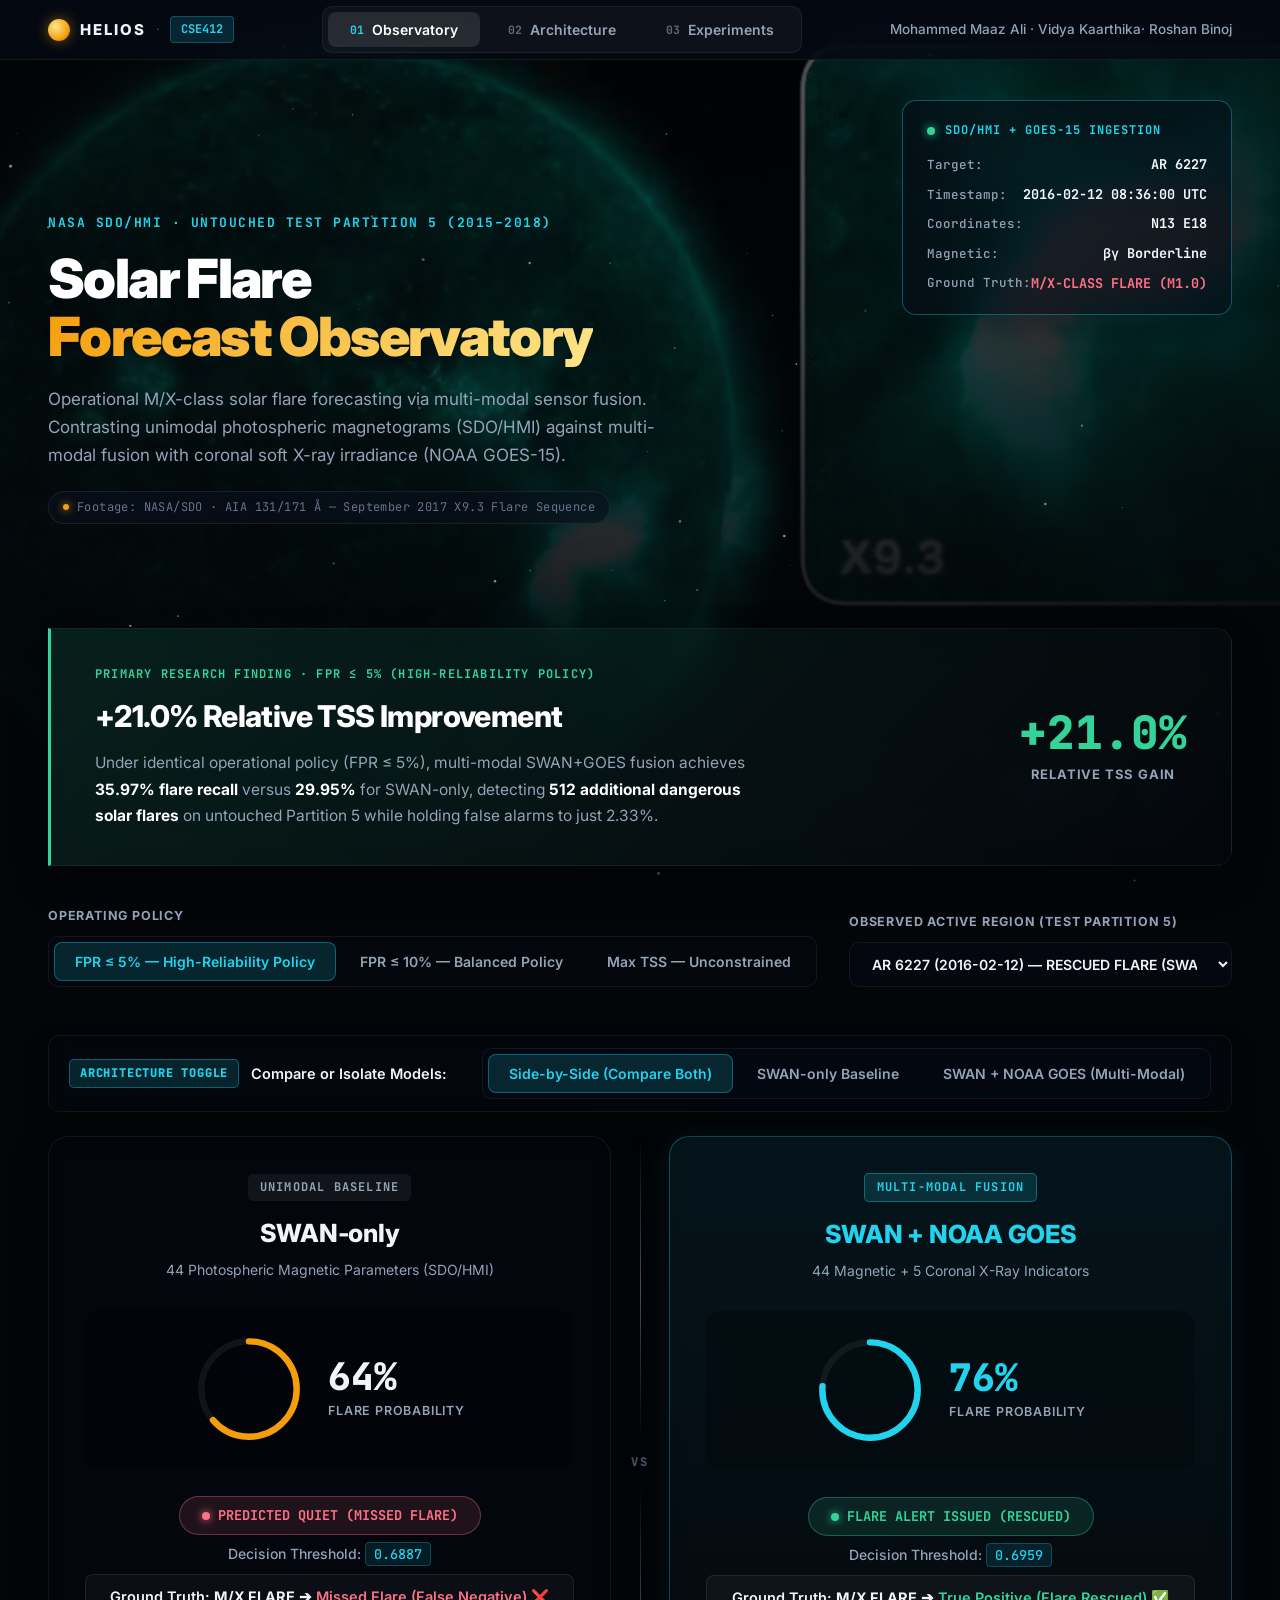
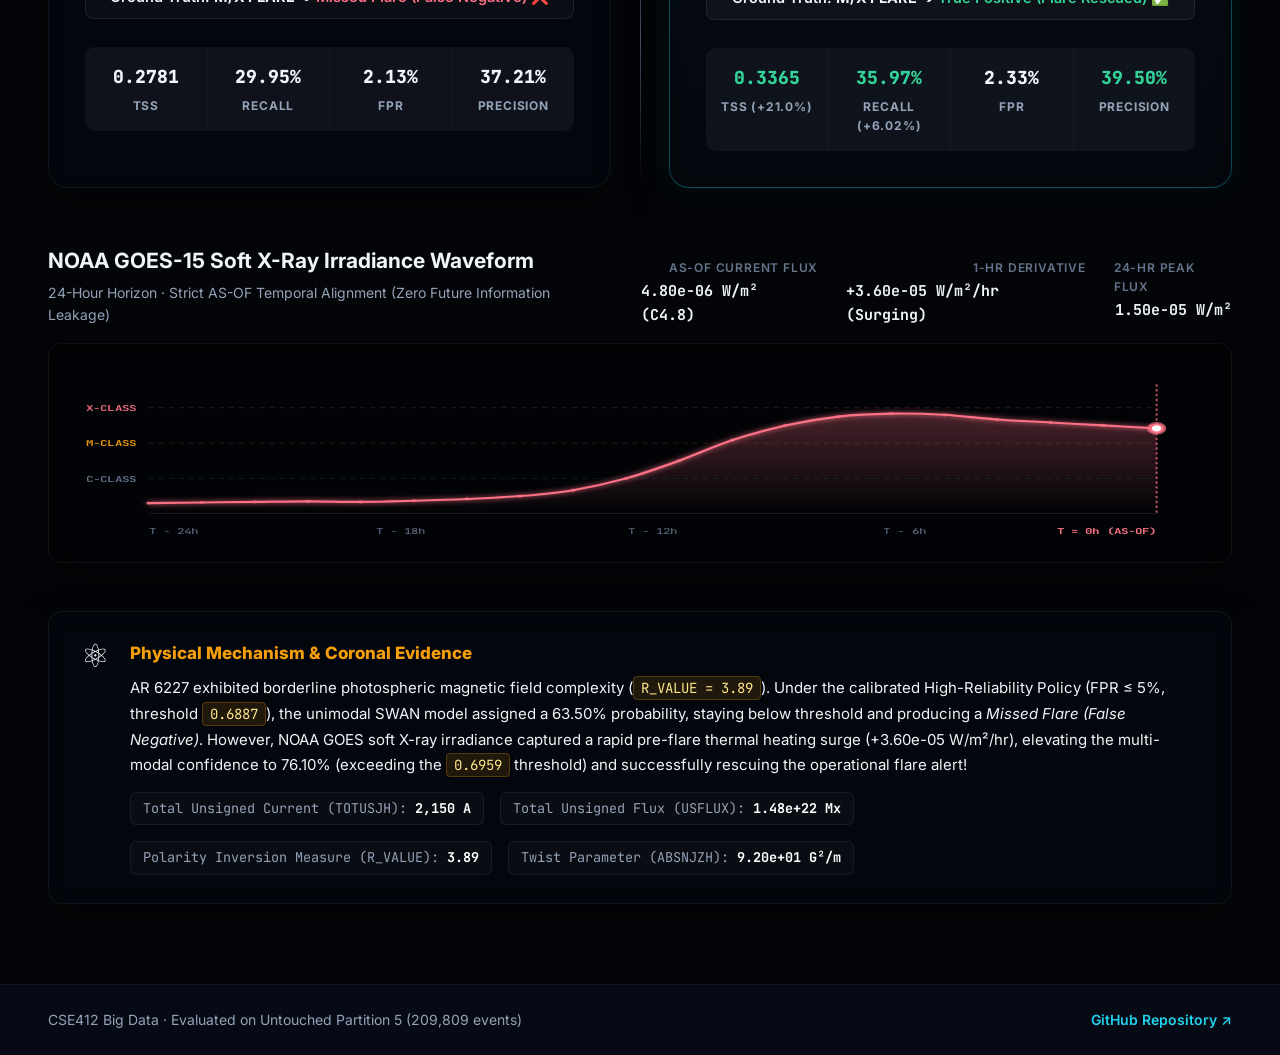
<file: index.html>
<!DOCTYPE html>
<html lang="en">

<head>
  <meta charset="UTF-8">
  <meta name="viewport" content="width=device-width, initial-scale=1.0">
  <title>Solar Flare Forecasting — CSE412 Big Data Analytics</title>
  <meta name="description"
    content="Operational M/X-class solar flare forecasting using distributed Big Data pipeline: HDFS, Spark MLlib, Apache Hive. CSE412 course project.">
  <link rel="stylesheet" href="style.css">
  <link rel="preconnect" href="https://fonts.googleapis.com">
  <link rel="preconnect" href="https://fonts.gstatic.com" crossorigin>
  <link
    href="https://fonts.googleapis.com/css2?family=Inter:wght@300;400;500;600;700;800;900&family=JetBrains+Mono:wght@400;500;600;700&display=swap"
    rel="stylesheet">
</head>

<body>

  <!-- Cosmic Fixed Solar Flare Video Background (stays fixed across entire page scroll) -->
  <div class="global-video-bg" aria-hidden="true">
    <video class="bg-solar-video" autoplay loop muted playsinline poster="sdo_flare_poster.jpg" id="sdo-video">
      <source src="solar_flare_sdo.webm" type="video/webm">
    </video>
    <div class="bg-video-overlay"></div>
  </div>

  <!-- Cosmic Background Starfield -->
  <canvas id="starfield" aria-hidden="true"></canvas>

  <!-- ─── TOP OBSERVATORY NAVIGATION ─── -->
  <header class="site-nav" id="site-nav">
    <div class="nav-inner">
      <div class="nav-brand">
        <div class="brand-sun-dot"></div>
        <span class="brand-name">HELIOS</span>
        <span class="brand-sep">·</span>
        <span class="brand-course">CSE412</span>
      </div>

      <nav class="nav-tabs" role="tablist">
        <button class="nav-tab active" data-tab="observatory" role="tab" aria-selected="true" id="btn-observatory">
          <span class="tab-num">01</span> Observatory
        </button>
        <button class="nav-tab" data-tab="pipeline" role="tab" aria-selected="false" id="btn-pipeline">
          <span class="tab-num">02</span> Architecture
        </button>
        <button class="nav-tab" data-tab="hive" role="tab" aria-selected="false" id="btn-hive">
          <span class="tab-num">03</span> Experiments
        </button>
      </nav>

      <div class="nav-team">
        Mohammed Maaz Ali · Vidya Kaarthika· Roshan Binoj
      </div>
    </div>
  </header>

  <!-- ═══════════════════════════════════════════════════════════════════════
       SECTION 1 — FORECAST OBSERVATORY
       ═══════════════════════════════════════════════════════════════════════ -->
  <main>
    <section class="panel" id="panel-observatory">

      <!-- HERO: Observatory Header with Telemetry Overlay -->
      <div class="observatory-hero">
        <div class="hero-container">
          <!-- Live Observatory Telemetry HUD -->
          <div class="hero-hud">
            <div class="hud-header">
              <span class="hud-dot"></span>
              <span>SDO/HMI + GOES-15 INGESTION</span>
            </div>
            <div class="hud-row">
              <span class="hud-lbl">Target:</span>
              <span class="hud-val" id="hud-ar-name">AR 6227</span>
            </div>
            <div class="hud-row">
              <span class="hud-lbl">Timestamp:</span>
              <span class="hud-val" id="hud-time">2016-02-12 08:36:00 UTC</span>
            </div>
            <div class="hud-row">
              <span class="hud-lbl">Coordinates:</span>
              <span class="hud-val" id="hud-coords">N13 E18</span>
            </div>
            <div class="hud-row">
              <span class="hud-lbl">Magnetic:</span>
              <span class="hud-val" id="hud-magclass">βγ Borderline</span>
            </div>
            <div class="hud-row">
              <span class="hud-lbl">Ground Truth:</span>
              <span class="hud-val" id="hud-coronal" style="color: var(--rose);">M/X-CLASS FLARE (M1.0)</span>
            </div>
          </div>

          <div class="hero-content">
            <div class="hero-eyebrow">NASA SDO/HMI · UNTOUCHED TEST PARTITION 5 (2015–2018)</div>
            <h1 class="hero-title">
              Solar Flare<br>
              <span class="hero-accent">Forecast Observatory</span>
            </h1>
            <p class="hero-subtitle">
              Operational M/X-class solar flare forecasting via multi-modal sensor fusion.
              Contrasting unimodal photospheric magnetograms (SDO/HMI) against multi-modal fusion with coronal soft
              X-ray irradiance (NOAA GOES-15).
            </p>
            <div class="hero-attribution">
              <span class="attr-dot"></span> Footage: NASA/SDO · AIA 131/171 Å — September 2017 X9.3 Flare Sequence
            </div>
          </div>
        </div>
      </div>

      <!-- KEY RESEARCH FINDING BANNER -->
      <div class="finding-banner" id="finding-banner">
        <div class="finding-inner">
          <div class="finding-left">
            <span class="finding-tag" id="finding-tag">PRIMARY RESEARCH FINDING · FPR ≤ 5%</span>
            <h2 class="finding-headline" id="finding-headline">+21.0% Relative TSS Improvement</h2>
            <p class="finding-body" id="finding-body">
              Under identical operational policy (FPR ≤ 5%), multi-modal SWAN+GOES fusion achieves
              <strong>35.97% flare recall</strong> versus <strong>29.95%</strong> for SWAN-only, detecting
              <strong>512 additional dangerous solar flares</strong> on untouched Partition 5 while holding false alarms
              to just 2.33%.
            </p>
          </div>
          <div class="finding-stat">
            <span class="stat-number" id="stat-number">+21.0%</span>
            <span class="stat-label" id="stat-label">Relative TSS Gain</span>
          </div>
        </div>
      </div>

      <!-- CONTROLS ROW: Operating Policy + Active Region -->
      <div class="controls-row">
        <div class="control-group">
          <label class="control-label">Operating Policy</label>
          <div class="seg-control" id="policy-control">
            <button class="seg-btn active" data-policy="fpr5">FPR ≤ 5% — High-Reliability Policy</button>
            <button class="seg-btn" data-policy="fpr10">FPR ≤ 10% — Balanced Policy</button>
            <button class="seg-btn" data-policy="unconstrained">Max TSS — Unconstrained</button>
          </div>
        </div>
        <div class="control-group control-event">
          <label class="control-label">Observed Active Region (Test Partition 5)</label>
          <select id="event-select" class="event-select">
            <option value="case3" selected>AR 6227 (2016-02-12) — RESCUED FLARE (SWAN Missed ➔ SWAN+GOES Detected)
            </option>
            <option value="case2">AR 6103 (2015-11-04) — SUPPRESSED FALSE ALARM (SWAN False Alarm ➔ SWAN+GOES Correct
              Quiet)</option>
          </select>
        </div>
      </div>

      <!-- MODEL ARCHITECTURE TOGGLE BAR -->
      <div class="model-toggle-bar">
        <div class="mt-info">
          <span class="mt-badge">ARCHITECTURE TOGGLE</span>
          <span class="mt-label">Compare or Isolate Models:</span>
        </div>
        <div class="seg-control" id="model-toggle-control">
          <button class="seg-btn active" data-model="both"> Side-by-Side (Compare Both)</button>
          <button class="seg-btn" data-model="swan"> SWAN-only Baseline</button>
          <button class="seg-btn" data-model="fused"> SWAN + NOAA GOES (Multi-Modal)</button>
        </div>
      </div>

      <!-- DUAL MODEL COMPARISON: UNIMODAL vs MULTI-MODAL -->
      <div class="comparison-section">

        <!-- SWAN-only Column -->
        <div class="model-col" id="col-swan">
          <div class="model-header">
            <span class="model-tag">UNIMODAL BASELINE</span>
            <h3 class="model-name">SWAN-only</h3>
            <p class="model-desc">44 Photospheric Magnetic Parameters (SDO/HMI)</p>
          </div>

          <div class="probability-display">
            <svg class="prob-ring" viewBox="0 0 120 120">
              <circle class="ring-track" cx="60" cy="60" r="52"></circle>
              <circle class="ring-fill ring-amber" id="ring-swan" cx="60" cy="60" r="52"></circle>
            </svg>
            <div class="prob-value">
              <span class="prob-pct" id="swan-prob">64%</span>
              <span class="prob-caption">Flare Probability</span>
            </div>
          </div>

          <div class="verdict" id="swan-verdict">
            <div class="verdict-pill pill-alert" id="swan-decision">
              <span class="v-dot"></span>
              <span id="swan-decision-text">PREDICTED QUIET (MISSED FLARE)</span>
            </div>
            <div class="verdict-detail">
              Decision Threshold: <code id="swan-thresh">0.6887</code>
            </div>
            <div class="verdict-truth" id="swan-note">
              Ground Truth: <strong>M/X FLARE</strong> ➔ <span class="c-rose">Missed Flare (False Negative) ❌</span>
            </div>
          </div>

          <div class="metrics-row" id="swan-metrics">
            <div class="metric"><span class="m-val" id="swan-tss">0.2781</span><span class="m-lbl">TSS</span></div>
            <div class="metric"><span class="m-val" id="swan-recall">29.95%</span><span class="m-lbl">Recall</span>
            </div>
            <div class="metric"><span class="m-val" id="swan-fpr">2.13%</span><span class="m-lbl">FPR</span></div>
            <div class="metric"><span class="m-val" id="swan-prec">37.21%</span><span class="m-lbl">Precision</span>
            </div>
          </div>
        </div>

        <!-- VS Divider -->
        <div class="vs-divider">
          <div class="vs-line"></div>
          <span class="vs-label">VS</span>
          <div class="vs-line"></div>
        </div>

        <!-- SWAN+GOES Column -->
        <div class="model-col model-col-fused" id="col-fused">
          <div class="model-header">
            <span class="model-tag tag-fused">MULTI-MODAL FUSION</span>
            <h3 class="model-name c-cyan">SWAN + NOAA GOES</h3>
            <p class="model-desc">44 Magnetic + 5 Coronal X-Ray Indicators</p>
          </div>

          <div class="probability-display">
            <svg class="prob-ring" viewBox="0 0 120 120">
              <circle class="ring-track" cx="60" cy="60" r="52"></circle>
              <circle class="ring-fill ring-cyan" id="ring-fused" cx="60" cy="60" r="52"></circle>
            </svg>
            <div class="prob-value">
              <span class="prob-pct c-cyan" id="fused-prob">76%</span>
              <span class="prob-caption">Flare Probability</span>
            </div>
          </div>

          <div class="verdict" id="fused-verdict">
            <div class="verdict-pill pill-nominal" id="fused-decision">
              <span class="v-dot"></span>
              <span id="fused-decision-text">FLARE ALERT ISSUED (RESCUED)</span>
            </div>
            <div class="verdict-detail">
              Decision Threshold: <code id="fused-thresh">0.6959</code>
            </div>
            <div class="verdict-truth" id="fused-note">
              Ground Truth: <strong>M/X FLARE</strong> ➔ <span class="c-emerald">True Positive (Flare Rescued) ✅</span>
            </div>
          </div>

          <div class="metrics-row" id="fused-metrics">
            <div class="metric"><span class="m-val c-emerald" id="fused-tss">0.3365</span><span class="m-lbl">TSS
                (+21.0%)</span></div>
            <div class="metric"><span class="m-val c-emerald" id="fused-recall">35.97%</span><span class="m-lbl">Recall
                (+6.02%)</span></div>
            <div class="metric"><span class="m-val" id="fused-fpr">2.33%</span><span class="m-lbl">FPR</span></div>
            <div class="metric"><span class="m-val c-emerald" id="fused-prec">39.50%</span><span
                class="m-lbl">Precision</span></div>
          </div>
        </div>

      </div>

      <!-- NOAA GOES X-RAY WAVEFORM CHART -->
      <div class="goes-section">
        <div class="goes-header">
          <div>
            <h3 class="goes-title">NOAA GOES-15 Soft X-Ray Irradiance Waveform</h3>
            <p class="goes-sub">24-Hour Horizon · Strict AS-OF Temporal Alignment (Zero Future Information Leakage)</p>
          </div>
          <div class="goes-readouts">
            <div class="readout"><span class="ro-label">AS-OF Current Flux</span><span class="ro-value"
                id="val-xrsb">4.80e-06 W/m² (C4.8)</span></div>
            <div class="readout"><span class="ro-label">1-Hr Derivative</span><span class="ro-value"
                id="val-deriv">+3.60e-05 W/m²/hr (Surging)</span></div>
            <div class="readout"><span class="ro-label">24-Hr Peak Flux</span><span class="ro-value"
                id="val-max24">1.50e-05 W/m²</span></div>
          </div>
        </div>
        <div class="goes-chart-container">
          <svg id="goes-chart" viewBox="0 0 900 220" preserveAspectRatio="none" class="goes-svg"></svg>
        </div>
      </div>

      <!-- PHYSICAL MECHANISM CALLOUT -->
      <div class="physics-section">
        <div class="physics-icon">⚛</div>
        <div class="physics-content">
          <h4 class="physics-heading">Physical Mechanism & Coronal Evidence</h4>
          <p class="physics-text" id="physics-text">
            AR 6227 exhibited borderline photospheric magnetic field complexity (<code>R_VALUE = 3.89</code>). Under the
            calibrated High-Reliability Policy (FPR ≤ 5%, threshold <code>0.6887</code>), the unimodal SWAN model
            assigned a 63.50% probability, staying below threshold and producing a <em>Missed Flare (False
              Negative)</em>. However, NOAA GOES soft X-ray irradiance captured a rapid pre-flare thermal heating surge
            (+3.60e-05 W/m²/hr), elevating the multi-modal confidence to 76.10% (exceeding the <code>0.6959</code>
            threshold) and successfully rescuing the operational flare alert!
          </p>
          <div class="physics-params">
            <span class="param">Total Unsigned Current (TOTUSJH): <strong id="val-totusjh">2,150 A</strong></span>
            <span class="param">Total Unsigned Flux (USFLUX): <strong id="val-usflux">1.48e+22 Mx</strong></span>
            <span class="param">Polarity Inversion Measure (R_VALUE): <strong id="val-rvalue">3.89</strong></span>
            <span class="param">Twist Parameter (ABSNJZH): <strong id="val-absnjzh">9.20e+01 G²/m</strong></span>
          </div>
        </div>
      </div>

    </section>

    <!-- ═══════════════════════════════════════════════════════════════════════
         SECTION 2 — BIG DATA ARCHITECTURE
         ═══════════════════════════════════════════════════════════════════════ -->
    <section class="panel" id="panel-pipeline" style="display: none;">

      <!-- Section Header -->
      <div class="section-intro">
        <span class="intro-tag">DISTRIBUTED SYSTEM ARCHITECTURE</span>
        <h2 class="intro-heading">End-to-End Big Data Pipeline</h2>
        <p class="intro-body">
          Engineered to overcome the massive scale, distributed shuffle bottlenecks, and temporal dependency of
          <strong>837,426</strong> multivariate records across <strong>5 chronological partitions</strong>
          using Apache Hadoop HDFS, Spark 3.5 MLlib, and Apache Hive 4.0.
        </p>
      </div>

      <!-- ANIMATED PIPELINE FLOW -->
      <div class="pipeline-flow">
        <div class="flow-track">
          <div class="flow-node active" data-stage="1" id="pn-1">
            <div class="fn-num">01</div>
            <div class="fn-name">Ingestion</div>
            <div class="fn-tech">Temporal AS-OF Join</div>
          </div>
          <div class="flow-connector">
            <div class="fc-line"></div>
            <div class="fc-dot"></div>
          </div>
          <div class="flow-node" data-stage="2" id="pn-2">
            <div class="fn-num">02</div>
            <div class="fn-name">Storage</div>
            <div class="fn-tech">Hadoop HDFS 3.3.6</div>
          </div>
          <div class="flow-connector">
            <div class="fc-line"></div>
            <div class="fc-dot"></div>
          </div>
          <div class="flow-node" data-stage="3" id="pn-3">
            <div class="fn-num">03</div>
            <div class="fn-name">ETL</div>
            <div class="fn-tech">Spark 3.5.0 Engine</div>
          </div>
          <div class="flow-connector">
            <div class="fc-line"></div>
            <div class="fc-dot"></div>
          </div>
          <div class="flow-node" data-stage="4" id="pn-4">
            <div class="fn-num">04</div>
            <div class="fn-name">ML Training</div>
            <div class="fn-tech">Spark MLlib RF</div>
          </div>
          <div class="flow-connector">
            <div class="fc-line"></div>
            <div class="fc-dot"></div>
          </div>
          <div class="flow-node" data-stage="5" id="pn-5">
            <div class="fn-num">05</div>
            <div class="fn-name">Warehouse</div>
            <div class="fn-tech">Apache Hive 4.0</div>
          </div>
        </div>
      </div>

      <!-- STAGE DETAIL SPOTLIGHT -->
      <div class="stage-detail" id="stage-detail">
        <div class="sd-header">
          <span class="sd-badge" id="sd-badge">STAGE 01</span>
          <h3 class="sd-title" id="sd-title">Multi-Modal Ingestion & Temporal AS-OF Joiner</h3>
        </div>
        <div class="sd-items" id="sd-items">
          <!-- Populated dynamically via JS -->
        </div>
      </div>

      <!-- TOOL JUSTIFICATIONS -->
      <div class="justifications">
        <h3 class="just-heading">Why Was the Big Data Stack Essential?</h3>
        <div class="just-grid">

          <div class="just-item">
            <div class="ji-icon">🐘</div>
            <div class="ji-content">
              <h4>Hadoop HDFS <span class="ji-vs">vs Local Filesystem</span></h4>
              <p>Local filesystems lock compute to a single physical disk, causing severe I/O thrashing during parallel
                partition reads. HDFS divides datasets into 128 MB blocks across cluster nodes. Spark leverages
                <strong>data locality</strong> to schedule execution directly where data resides, avoiding costly
                network transfers.
              </p>
            </div>
          </div>

          <div class="just-item">
            <div class="ji-icon">⚡</div>
            <div class="ji-content">
              <h4>Apache Spark <span class="ji-vs">vs Single-Node Pandas</span></h4>
              <p>Pandas loads entire datasets into uncompressed memory, consistently throwing Out-Of-Memory (OOM) errors
                during rolling window joins across 8.9 GB raw time-series. Spark builds an optimized in-memory execution
                DAG with lazy evaluation and distributed spill-to-disk caching.</p>
            </div>
          </div>

          <div class="just-item">
            <div class="ji-icon">🌲</div>
            <div class="ji-content">
              <h4>Spark MLlib <span class="ji-vs">vs Scikit-Learn</span></h4>
              <p>Scikit-learn requires all training matrices in single-machine RAM and executes tree building in a
                single process. Spark MLlib parallelizes candidate node splitting across worker executors via
                <code>DTStatsAggregator</code>, training 100 deep trees on 518k samples in minutes.
              </p>
            </div>
          </div>

          <div class="just-item">
            <div class="ji-icon">🐝</div>
            <div class="ji-content">
              <h4>Apache Hive <span class="ji-vs">vs Traditional MySQL</span></h4>
              <p>Traditional SQL databases require slow ETL duplication into proprietary B-tree tables. Hive implements
                schema-on-read directly over existing HDFS Parquet files, decoupling compute from storage and enabling
                interactive analytical auditing across 33 model runs.</p>
            </div>
          </div>

        </div>
      </div>

    </section>

    <!-- ═══════════════════════════════════════════════════════════════════════
         SECTION 3 — HIVE EXPERIMENT EXPLORER
         ═══════════════════════════════════════════════════════════════════════ -->
    <section class="panel" id="panel-hive" style="display: none;">

      <!-- Section Header -->
      <div class="section-intro">
        <span class="intro-tag">APACHE HIVE 4.0 METASTORE</span>
        <h2 class="intro-heading">Experiment Explorer</h2>
        <p class="intro-body">
          Database <code>solar_flare</code> · Table <code>model_experiments</code> ·
          <strong>33 cataloged experimental runs</strong> persisted over HDFS Parquet warehouse.
        </p>
      </div>

      <!-- SUMMARY CARDS -->
      <div class="hive-summary">
        <div class="hs-item">
          <span class="hs-num">33</span>
          <span class="hs-lbl">Total Cataloged Runs</span>
        </div>
        <div class="hs-item">
          <span class="hs-num hs-cyan">14</span>
          <span class="hs-lbl">SWAN+GOES Fusion</span>
        </div>
        <div class="hs-item">
          <span class="hs-num hs-amber">14</span>
          <span class="hs-lbl">SWAN-only Baseline</span>
        </div>
        <div class="hs-item">
          <span class="hs-num hs-dim">3</span>
          <span class="hs-lbl">GOES-only Irradiance</span>
        </div>
        <div class="hs-item">
          <span class="hs-num hs-emerald">0.3365</span>
          <span class="hs-lbl">Best TSS (FPR ≤ 5%)</span>
        </div>
      </div>

      <!-- FILTER CHIPS -->
      <div class="hive-filters">
        <button class="hf-chip active" data-filter="ALL">All Runs (33)</button>
        <button class="hf-chip" data-filter="SWAN+GOES">SWAN+GOES Models</button>
        <button class="hf-chip" data-filter="SWAN-only">SWAN-only Baseline</button>
        <button class="hf-chip" data-filter="FPR5">FPR ≤ 5% Operational</button>
      </div>

      <!-- SQL TERMINAL -->
      <div class="sql-terminal">
        <div class="sql-bar">
          <div class="sql-dots"><span class="dot-r"></span><span class="dot-y"></span><span class="dot-g"></span></div>
          <span class="sql-title">HiveQL Query Terminal</span>
          <span class="sql-path">hdfs://localhost:9000/user/hive/warehouse/solar_flare.db</span>
        </div>
        <pre class="sql-code"><code>SELECT experiment_id, feature_set, round(decision_threshold, 4) AS threshold,
       round(tss, 4) AS tss, round(tpr * 100, 2) AS recall_pct,
       round(fpr * 100, 2) AS fpr_pct, round(precision * 100, 2) AS precision_pct
FROM solar_flare.model_experiments
ORDER BY tss DESC;</code></pre>
      </div>

      <!-- DATA TABLE -->
      <div class="hive-table-wrap">
        <table class="hive-table">
          <thead>
            <tr>
              <th data-sort="id">Run ID ↕</th>
              <th data-sort="features">Feature Modality ↕</th>
              <th data-sort="trees">Trees / Depth ↕</th>
              <th data-sort="weight">Weight ↕</th>
              <th data-sort="thresh">Threshold ↕</th>
              <th data-sort="tss" class="th-active">TSS ↕</th>
              <th data-sort="recall">Recall ↕</th>
              <th data-sort="fpr">FPR ↕</th>
              <th data-sort="prec">Precision ↕</th>
              <th data-sort="f1">F1 ↕</th>
              <th>TP</th>
              <th>FP</th>
            </tr>
          </thead>
          <tbody id="hive-tbody"></tbody>
        </table>
      </div>

    </section>
  </main>

  <!-- FOOTER -->
  <footer class="site-footer">
    <span>CSE412 Big Data · Evaluated on Untouched Partition 5 (209,809 events)</span>
    <a href="https://github.com/MaazAli-commits/large-scale-solar-flare-detection" target="_blank"
      class="footer-gh">GitHub Repository ↗</a>
  </footer>

  <script src="app.js"></script>
</body>

</html>
</file>
<file: style.css>
/* ==============================================================================
   HELIOS — Solar Flare Forecast Observatory
   CSE412 Big Data Analytics · Design System
   ============================================================================== */

/* ── Design Tokens ── */
:root {
  --void: #030508;
  --deep: #060A14;
  --surface: #0C1220;
  --surface-raised: #111828;
  --border: rgba(255, 255, 255, 0.06);
  --border-hover: rgba(255, 255, 255, 0.12);

  --text: #F1F5F9;
  --text-2: #94A3B8;
  --text-3: #64748B;
  --text-4: #475569;

  --cyan: #22D3EE;
  --cyan-dim: rgba(34, 211, 238, 0.15);
  --amber: #F59E0B;
  --amber-dim: rgba(245, 158, 11, 0.15);
  --emerald: #34D399;
  --emerald-dim: rgba(52, 211, 153, 0.12);
  --rose: #FB7185;
  --rose-dim: rgba(251, 113, 133, 0.12);

  --sans: 'Inter', -apple-system, BlinkMacSystemFont, "Segoe UI", sans-serif;
  --mono: 'JetBrains Mono', 'Consolas', monospace;

  --ease: cubic-bezier(0.16, 1, 0.3, 1);
  --nav-h: 60px;
}

/* ── Reset ── */
*, *::before, *::after { box-sizing: border-box; margin: 0; padding: 0; }

html {
  scroll-behavior: smooth;
  -webkit-font-smoothing: antialiased;
}

body {
  font-family: var(--sans);
  background: var(--void);
  color: var(--text);
  line-height: 1.6;
  min-height: 100vh;
  overflow-x: hidden;
}

/* ── Global Fixed Cosmic Solar Video Background ── */
.global-video-bg {
  position: fixed;
  inset: 0;
  width: 100vw;
  height: 100vh;
  z-index: 0;
  pointer-events: none;
  overflow: hidden;
}

.bg-solar-video {
  position: absolute;
  top: 50%;
  left: 50%;
  transform: translate(-50%, -50%);
  min-width: 100%;
  min-height: 100%;
  width: auto;
  height: auto;
  object-fit: cover;
  object-position: center 30%;
  filter: brightness(0.65) saturate(1.3);
}

.bg-video-overlay {
  position: absolute;
  inset: 0;
  background:
    radial-gradient(ellipse at 50% 30%, rgba(3, 5, 8, 0.15) 0%, rgba(3, 5, 8, 0.55) 55%, rgba(3, 5, 8, 0.92) 100%),
    linear-gradient(180deg, rgba(3, 5, 8, 0.2) 0%, rgba(3, 5, 8, 0.4) 30%, rgba(3, 5, 8, 0.8) 75%, rgba(3, 5, 8, 0.96) 100%);
  pointer-events: none;
}

/* ── Starfield Canvas ── */
#starfield {
  position: fixed;
  inset: 0;
  z-index: 1;
  pointer-events: none;
  opacity: 0.6;
}

/* ═══════════════════════════════════════════
   NAVIGATION
   ═══════════════════════════════════════════ */
.site-nav {
  position: sticky;
  top: 0;
  z-index: 100;
  height: var(--nav-h);
  background: rgba(6, 10, 20, 0.82);
  backdrop-filter: blur(24px) saturate(1.4);
  border-bottom: 1px solid var(--border);
}

.nav-inner {
  max-width: 1440px;
  margin: 0 auto;
  height: 100%;
  padding: 0 48px;
  display: flex;
  align-items: center;
  justify-content: space-between;
  gap: 32px;
}

.nav-brand {
  display: flex;
  align-items: center;
  gap: 10px;
  flex-shrink: 0;
}

.brand-sun-dot {
  width: 22px;
  height: 22px;
  border-radius: 50%;
  background: radial-gradient(circle at 35% 35%, #FDE68A, #F59E0B 65%, #92400E);
  box-shadow: 0 0 14px rgba(245, 158, 11, 0.5);
}

.brand-name {
  font-size: 15px;
  font-weight: 800;
  letter-spacing: 2px;
  color: var(--text);
}

.brand-sep {
  color: var(--text-4);
  font-weight: 300;
}

.brand-course {
  font-family: var(--mono);
  font-size: 12px;
  font-weight: 700;
  color: var(--cyan);
  padding: 3px 10px;
  border-radius: 4px;
  background: var(--cyan-dim);
  border: 1px solid rgba(34, 211, 238, 0.25);
}

/* Nav Tabs */
.nav-tabs {
  display: flex;
  gap: 6px;
  background: rgba(255, 255, 255, 0.04);
  padding: 5px;
  border-radius: 10px;
  border: 1px solid var(--border);
}

.nav-tab {
  background: none;
  border: none;
  padding: 9px 22px;
  border-radius: 8px;
  font-family: var(--sans);
  font-size: 14px;
  font-weight: 600;
  color: var(--text-2);
  cursor: pointer;
  transition: all 0.2s var(--ease);
  display: flex;
  align-items: center;
  gap: 8px;
}

.tab-num {
  font-family: var(--mono);
  font-size: 11.5px;
  font-weight: 700;
  opacity: 0.6;
}

.nav-tab:hover { color: var(--text); }

.nav-tab.active {
  background: rgba(255, 255, 255, 0.1);
  color: #FFFFFF;
}

.nav-tab.active .tab-num {
  color: var(--cyan);
  opacity: 1;
}

.nav-team {
  font-size: 13.5px;
  font-weight: 500;
  color: var(--text-2);
  flex-shrink: 0;
}

/* ═══════════════════════════════════════════
   MAIN CONTENT
   ═══════════════════════════════════════════ */
main {
  position: relative;
  z-index: 1;
}

.panel {
  max-width: 1440px;
  margin: 0 auto;
  padding: 0 48px 80px;
  animation: panelFadeIn 0.35s var(--ease);
}

@keyframes panelFadeIn {
  from { opacity: 0; transform: translateY(6px); }
  to { opacity: 1; transform: translateY(0); }
}

/* ═══════════════════════════════════════════
   SECTION 1: OBSERVATORY
   ═══════════════════════════════════════════ */

/* ── Hero Observatory Section (Floating over Fixed Video) ── */
.observatory-hero {
  position: relative;
  width: 100vw;
  margin-left: calc(-50vw + 50%);
  min-height: 520px;
  overflow: visible;
  margin-bottom: 0;
}

.hero-container {
  position: relative;
  width: 100%;
  max-width: 1440px;
  margin: 0 auto;
  padding: 0 48px 56px;
  min-height: 520px;
  display: flex;
  flex-direction: column;
  justify-content: flex-end;
}

.hero-content {
  position: relative;
  z-index: 2;
  max-width: 660px;
}

.hero-eyebrow {
  font-family: var(--mono);
  font-size: 13px;
  font-weight: 700;
  letter-spacing: 1.5px;
  color: var(--cyan);
  margin-bottom: 16px;
}

.hero-title {
  font-size: 54px;
  font-weight: 900;
  line-height: 1.08;
  letter-spacing: -0.03em;
  color: #FFFFFF;
  margin-bottom: 18px;
}

.hero-accent {
  background: linear-gradient(135deg, var(--amber), #FDE68A);
  -webkit-background-clip: text;
  -webkit-text-fill-color: transparent;
  background-clip: text;
}

.hero-subtitle {
  font-size: 17px;
  font-weight: 400;
  color: var(--text-2);
  max-width: 620px;
  line-height: 1.65;
}

.hero-attribution {
  display: inline-flex;
  align-items: center;
  gap: 8px;
  margin-top: 22px;
  font-family: var(--mono);
  font-size: 12px;
  color: var(--text-3);
  letter-spacing: 0.4px;
  padding: 6px 14px;
  background: rgba(10, 16, 28, 0.65);
  border: 1px solid rgba(255, 255, 255, 0.08);
  border-radius: 20px;
  backdrop-filter: blur(10px);
  -webkit-backdrop-filter: blur(10px);
  width: fit-content;
}

.hero-attribution .attr-dot {
  width: 6px;
  height: 6px;
  border-radius: 50%;
  background: var(--amber);
  box-shadow: 0 0 8px var(--amber);
  flex-shrink: 0;
}

/* ── Live Observatory Telemetry HUD ── */
.hero-hud {
  position: absolute;
  top: 40px;
  right: 48px;
  z-index: 3;
  background: rgba(6, 10, 20, 0.6);
  backdrop-filter: blur(12px) saturate(1.3);
  border: 1px solid rgba(34, 211, 238, 0.35);
  border-radius: 14px;
  padding: 20px 24px;
  min-width: 310px;
  box-shadow: 0 12px 32px rgba(0, 0, 0, 0.4), 0 0 20px rgba(34, 211, 238, 0.08);
}

.hud-header {
  display: flex;
  align-items: center;
  gap: 10px;
  margin-bottom: 14px;
  font-family: var(--mono);
  font-size: 12px;
  font-weight: 700;
  color: var(--cyan);
  letter-spacing: 1px;
}

.hud-dot {
  width: 8px;
  height: 8px;
  border-radius: 50%;
  background: var(--emerald);
  box-shadow: 0 0 10px var(--emerald);
  animation: hudPulse 2s infinite ease-in-out;
}

@keyframes hudPulse {
  0%, 100% { opacity: 1; transform: scale(1); }
  50% { opacity: 0.4; transform: scale(0.85); }
}

.hud-row {
  display: flex;
  justify-content: space-between;
  align-items: center;
  margin-bottom: 8px;
  font-size: 13.5px;
}

.hud-row:last-child {
  margin-bottom: 0;
}

.hud-lbl {
  color: var(--text-2);
  font-family: var(--mono);
  font-size: 12.5px;
  font-weight: 500;
}

.hud-val {
  color: var(--text);
  font-family: var(--mono);
  font-size: 13.5px;
  font-weight: 700;
  text-align: right;
  max-width: 200px;
  overflow: hidden;
  text-overflow: ellipsis;
  white-space: nowrap;
}

/* ── Key Finding Banner ── */
.finding-banner {
  margin: 48px 0 40px;
  padding: 36px 44px;
  border-left: 3px solid var(--emerald);
  background: linear-gradient(135deg, rgba(52, 211, 153, 0.12), rgba(6, 10, 20, 0.35));
  backdrop-filter: blur(12px) saturate(1.2);
  -webkit-backdrop-filter: blur(12px) saturate(1.2);
  border-top: 1px solid var(--border);
  border-right: 1px solid var(--border);
  border-bottom: 1px solid var(--border);
  border-radius: 0 16px 16px 0;
  box-shadow: 0 16px 36px rgba(0, 0, 0, 0.3);
}

.finding-inner {
  display: flex;
  justify-content: space-between;
  align-items: center;
  gap: 40px;
}

.finding-tag {
  font-family: var(--mono);
  font-size: 12px;
  font-weight: 700;
  letter-spacing: 1.2px;
  color: var(--emerald);
  display: block;
  margin-bottom: 8px;
}

.finding-headline {
  font-size: 30px;
  font-weight: 800;
  letter-spacing: -0.02em;
  color: #FFFFFF;
  margin-bottom: 10px;
}

.finding-body {
  font-size: 15.5px;
  color: var(--text-2);
  max-width: 660px;
  line-height: 1.7;
}

.finding-body strong { color: #FFFFFF; }

.finding-stat {
  text-align: center;
  flex-shrink: 0;
}

.stat-number {
  display: block;
  font-family: var(--mono);
  font-size: 46px;
  font-weight: 900;
  color: var(--emerald);
  line-height: 1;
}

.stat-label {
  font-size: 13px;
  font-weight: 700;
  text-transform: uppercase;
  letter-spacing: 0.8px;
  color: var(--text-2);
  margin-top: 8px;
  display: block;
}

/* ── Controls Row ── */
.controls-row {
  display: flex;
  gap: 32px;
  margin-bottom: 48px;
  align-items: flex-end;
}

.control-group { flex-shrink: 0; }
.control-event { flex: 1; }

.control-label {
  display: block;
  font-size: 12.5px;
  font-weight: 700;
  text-transform: uppercase;
  letter-spacing: 0.8px;
  color: var(--text-2);
  margin-bottom: 10px;
}

.seg-control {
  display: flex;
  gap: 4px;
  background: rgba(6, 11, 22, 0.4);
  backdrop-filter: blur(12px);
  padding: 5px;
  border-radius: 10px;
  border: 1px solid var(--border);
}

.seg-btn {
  background: none;
  border: none;
  padding: 10px 20px;
  border-radius: 8px;
  font-family: var(--sans);
  font-size: 14px;
  font-weight: 600;
  color: var(--text-2);
  cursor: pointer;
  transition: all 0.2s var(--ease);
}

.seg-btn:hover { color: var(--text); }

.seg-btn.active {
  background: var(--cyan-dim);
  color: var(--cyan);
  border: 1px solid rgba(34, 211, 238, 0.35);
}

.event-select {
  width: 100%;
  background: rgba(6, 11, 22, 0.5);
  backdrop-filter: blur(12px);
  border: 1px solid var(--border);
  border-radius: 10px;
  padding: 12px 18px;
  font-family: var(--sans);
  font-size: 14px;
  font-weight: 600;
  color: var(--text);
  outline: none;
  cursor: pointer;
  transition: border-color 0.2s;
}

.event-select:focus { border-color: rgba(34, 211, 238, 0.4); }

/* ── Model Architecture Toggle Bar ── */
.model-toggle-bar {
  display: flex;
  justify-content: space-between;
  align-items: center;
  margin-bottom: 24px;
  padding: 12px 20px;
  background: rgba(6, 11, 22, 0.35);
  backdrop-filter: blur(12px);
  -webkit-backdrop-filter: blur(12px);
  border: 1px solid var(--border);
  border-radius: 12px;
  gap: 16px;
  flex-wrap: wrap;
  box-shadow: 0 12px 28px rgba(0, 0, 0, 0.25);
}

.mt-info {
  display: flex;
  align-items: center;
  gap: 12px;
}

.mt-badge {
  font-family: var(--mono);
  font-size: 12px;
  font-weight: 800;
  color: var(--cyan);
  background: rgba(34, 211, 238, 0.15);
  border: 1px solid rgba(34, 211, 238, 0.35);
  padding: 4px 10px;
  border-radius: 5px;
  letter-spacing: 0.8px;
}

.mt-label {
  font-size: 14.5px;
  color: var(--text);
  font-weight: 600;
}

/* ── Dual Model Comparison ── */
.comparison-section {
  display: grid;
  grid-template-columns: 1fr auto 1fr;
  gap: 0;
  align-items: stretch;
  margin-bottom: 56px;
  transition: all 0.3s var(--ease);
}

.comparison-section.view-swan .model-col-fused,
.comparison-section.view-swan .vs-divider {
  display: none !important;
}

.comparison-section.view-swan {
  grid-template-columns: 1fr;
  max-width: 680px;
  margin-left: auto;
  margin-right: auto;
}

.comparison-section.view-fused .model-col:not(.model-col-fused),
.comparison-section.view-fused .vs-divider {
  display: none !important;
}

.comparison-section.view-fused {
  grid-template-columns: 1fr;
  max-width: 680px;
  margin-left: auto;
  margin-right: auto;
}

.model-col {
  display: flex;
  flex-direction: column;
  gap: 28px;
  padding: 36px;
  border-radius: 20px;
  background: rgba(6, 11, 22, 0.32);
  backdrop-filter: blur(12px) saturate(1.2);
  -webkit-backdrop-filter: blur(12px) saturate(1.2);
  border: 1px solid var(--border);
  box-shadow: 0 16px 40px rgba(0, 0, 0, 0.35);
  transition: border-color 0.3s, transform 0.3s;
}

.model-col-fused {
  border-color: rgba(34, 211, 238, 0.3);
  background: linear-gradient(180deg, rgba(34, 211, 238, 0.08) 0%, rgba(6, 11, 22, 0.32) 100%);
  box-shadow: 0 16px 40px rgba(0, 0, 0, 0.35), 0 0 30px rgba(34, 211, 238, 0.08);
}

.model-header { text-align: center; }

.model-tag {
  font-family: var(--mono);
  font-size: 12px;
  font-weight: 700;
  letter-spacing: 1.2px;
  color: var(--text-2);
  padding: 4px 12px;
  border-radius: 5px;
  background: rgba(255, 255, 255, 0.06);
  display: inline-block;
  margin-bottom: 12px;
}

.tag-fused {
  background: var(--cyan-dim);
  color: var(--cyan);
  border: 1px solid rgba(34, 211, 238, 0.35);
}

.model-name {
  font-size: 25px;
  font-weight: 800;
  letter-spacing: -0.01em;
}

.model-desc {
  font-size: 14px;
  color: var(--text-2);
  margin-top: 6px;
}

/* Probability Ring */
.probability-display {
  display: flex;
  align-items: center;
  justify-content: center;
  gap: 24px;
  padding: 24px;
  background: rgba(0, 0, 0, 0.25);
  border-radius: 14px;
}

.prob-ring {
  width: 110px;
  height: 110px;
  transform: rotate(-90deg);
  flex-shrink: 0;
}

.ring-track {
  fill: none;
  stroke: rgba(255, 255, 255, 0.06);
  stroke-width: 7;
}

.ring-fill {
  fill: none;
  stroke-width: 7;
  stroke-linecap: round;
  stroke-dasharray: 327; /* 2 * PI * 52 */
  stroke-dashoffset: 100;
  transition: stroke-dashoffset 0.7s var(--ease);
}

.ring-amber { stroke: var(--amber); }
.ring-cyan { stroke: var(--cyan); }

.prob-value {
  display: flex;
  flex-direction: column;
  gap: 2px;
}

.prob-pct {
  font-family: var(--mono);
  font-size: 38px;
  font-weight: 800;
  color: var(--text);
  line-height: 1;
}

.prob-caption {
  font-size: 12.5px;
  color: var(--text-2);
  text-transform: uppercase;
  letter-spacing: 0.8px;
  font-weight: 600;
  margin-top: 4px;
}

/* Verdict */
.verdict {
  display: flex;
  flex-direction: column;
  gap: 8px;
  align-items: center;
  text-align: center;
  width: 100%;
}

.verdict-pill {
  font-family: var(--mono);
  font-size: 13.5px;
  font-weight: 700;
  padding: 8px 22px;
  border-radius: 20px;
  display: inline-flex;
  align-items: center;
  gap: 8px;
}

.v-dot {
  width: 8px;
  height: 8px;
  border-radius: 50%;
}

.pill-alert {
  background: var(--rose-dim);
  color: var(--rose);
  border: 1px solid rgba(251, 113, 133, 0.35);
}
.pill-alert .v-dot { background: var(--rose); box-shadow: 0 0 8px var(--rose); }

.pill-nominal {
  background: var(--emerald-dim);
  color: var(--emerald);
  border: 1px solid rgba(52, 211, 153, 0.35);
}
.pill-nominal .v-dot { background: var(--emerald); box-shadow: 0 0 8px var(--emerald); }

.verdict-detail {
  font-size: 14px;
  color: var(--text-2);
  font-weight: 500;
}

.verdict-detail code {
  font-family: var(--mono);
  font-size: 13.5px;
  color: var(--cyan);
  background: rgba(34, 211, 238, 0.1);
  border: 1px solid rgba(34, 211, 238, 0.25);
  padding: 2px 8px;
  border-radius: 4px;
}

.verdict-truth {
  font-size: 14.5px;
  color: var(--text);
  font-weight: 600;
  padding: 10px 16px;
  background: rgba(255, 255, 255, 0.04);
  border: 1px solid rgba(255, 255, 255, 0.08);
  border-radius: 8px;
  width: 100%;
  text-align: center;
}

/* Metrics Row */
.metrics-row {
  display: grid;
  grid-template-columns: repeat(4, 1fr);
  gap: 1px;
  background: rgba(255, 255, 255, 0.08);
  border-radius: 10px;
  overflow: hidden;
}

.metric {
  background: rgba(6, 11, 22, 0.45);
  padding: 16px 14px;
  text-align: center;
  display: flex;
  flex-direction: column;
  gap: 4px;
}

.m-val {
  font-family: var(--mono);
  font-size: 18px;
  font-weight: 800;
  color: var(--text);
}

.m-lbl {
  font-size: 12px;
  font-weight: 700;
  text-transform: uppercase;
  letter-spacing: 0.8px;
  color: var(--text-2);
}

/* VS Divider */
.vs-divider {
  display: flex;
  flex-direction: column;
  align-items: center;
  justify-content: center;
  padding: 0 20px;
  gap: 12px;
}

.vs-line {
  width: 1px;
  flex: 1;
  background: linear-gradient(180deg, transparent, var(--text-4), transparent);
}

.vs-label {
  font-family: var(--mono);
  font-size: 12px;
  font-weight: 800;
  color: var(--text-4);
  letter-spacing: 2px;
}

/* ── GOES X-Ray Section ── */
.goes-section {
  margin-bottom: 48px;
}

.goes-header {
  display: flex;
  justify-content: space-between;
  align-items: flex-end;
  margin-bottom: 16px;
  gap: 32px;
}

.goes-title {
  font-size: 21px;
  font-weight: 700;
  color: var(--text);
}

.goes-sub {
  font-size: 14px;
  color: var(--text-2);
  margin-top: 4px;
}

.goes-readouts {
  display: flex;
  gap: 28px;
}

.readout {
  display: flex;
  flex-direction: column;
  align-items: flex-end;
  gap: 2px;
}

.ro-label {
  font-size: 12px;
  color: var(--text-3);
  text-transform: uppercase;
  letter-spacing: 0.8px;
  font-weight: 600;
}

.ro-value {
  font-family: var(--mono);
  font-size: 15px;
  font-weight: 700;
  color: var(--text);
}

.goes-chart-container {
  background: rgba(0, 0, 0, 0.28);
  backdrop-filter: blur(12px) saturate(1.2);
  -webkit-backdrop-filter: blur(12px) saturate(1.2);
  border: 1px solid var(--border);
  border-radius: 14px;
  padding: 20px 24px;
  height: 220px;
  box-shadow: 0 16px 40px rgba(0, 0, 0, 0.3);
}

.goes-svg {
  width: 100%;
  height: 100%;
}

/* ── Physics Section ── */
.physics-section {
  display: flex;
  gap: 20px;
  padding: 28px 32px;
  border-radius: 14px;
  border: 1px solid var(--border);
  background: rgba(6, 11, 22, 0.32);
  backdrop-filter: blur(12px);
  -webkit-backdrop-filter: blur(12px);
  box-shadow: 0 16px 40px rgba(0, 0, 0, 0.3);
}

.physics-icon {
  font-size: 32px;
  flex-shrink: 0;
  line-height: 1;
}

.physics-heading {
  font-size: 17px;
  font-weight: 800;
  color: var(--amber);
  margin-bottom: 8px;
}

.physics-text {
  font-size: 15px;
  color: var(--text);
  line-height: 1.7;
}

.physics-text code {
  font-family: var(--mono);
  font-size: 14px;
  color: #FDE68A;
  background: rgba(245, 158, 11, 0.12);
  border: 1px solid rgba(245, 158, 11, 0.25);
  padding: 2px 7px;
  border-radius: 4px;
}

.physics-params {
  display: flex;
  gap: 16px;
  flex-wrap: wrap;
  margin-top: 14px;
}

.param {
  font-family: var(--mono);
  font-size: 13.5px;
  color: var(--text-2);
  background: rgba(255, 255, 255, 0.03);
  padding: 5px 12px;
  border-radius: 6px;
  border: 1px solid rgba(255, 255, 255, 0.06);
}

.param strong { color: #FFFFFF; font-weight: 700; }

/* ═══════════════════════════════════════════
   SECTION 2: PIPELINE
   ═══════════════════════════════════════════ */

.section-intro {
  text-align: center;
  max-width: 720px;
  margin: 48px auto 48px;
}

.intro-tag {
  font-family: var(--mono);
  font-size: 12.5px;
  font-weight: 700;
  letter-spacing: 1.5px;
  color: var(--cyan);
  display: block;
  margin-bottom: 12px;
}

.intro-heading {
  font-size: 36px;
  font-weight: 800;
  letter-spacing: -0.02em;
  color: #FFFFFF;
  margin-bottom: 12px;
}

.intro-body {
  font-size: 15px;
  color: var(--text-2);
  line-height: 1.6;
}

.intro-body code {
  font-family: var(--mono);
  color: var(--cyan);
  background: var(--cyan-dim);
  padding: 1px 5px;
  border-radius: 3px;
}

/* Pipeline Flow */
.pipeline-flow {
  margin-bottom: 40px;
  overflow-x: auto;
  padding: 8px 0;
}

.flow-track {
  display: flex;
  align-items: center;
  justify-content: center;
  gap: 0;
  min-width: 900px;
}

.flow-node {
  flex: 0 0 auto;
  width: 140px;
  padding: 20px 16px;
  border-radius: 12px;
  border: 1.5px solid var(--border);
  background: var(--surface);
  cursor: pointer;
  text-align: center;
  transition: all 0.25s var(--ease);
}

.flow-node:hover {
  border-color: var(--border-hover);
  transform: translateY(-2px);
}

.flow-node.active {
  border-color: var(--cyan);
  background: linear-gradient(180deg, rgba(34, 211, 238, 0.08), var(--surface));
  box-shadow: 0 0 24px rgba(34, 211, 238, 0.1);
}

.fn-num {
  font-family: var(--mono);
  font-size: 12px;
  font-weight: 800;
  color: var(--text-3);
  margin-bottom: 6px;
}

.flow-node.active .fn-num { color: var(--cyan); }

.fn-name {
  font-size: 15px;
  font-weight: 700;
  color: var(--text);
}

.fn-tech {
  font-size: 13px;
  color: var(--text-2);
  margin-top: 3px;
}

.flow-connector {
  width: 40px;
  display: flex;
  align-items: center;
  position: relative;
}

.fc-line {
  width: 100%;
  height: 2px;
  background: linear-gradient(90deg, var(--border-hover), var(--cyan), var(--border-hover));
  opacity: 0.5;
}

.fc-dot {
  position: absolute;
  width: 5px;
  height: 5px;
  border-radius: 50%;
  background: var(--cyan);
  left: 50%;
  transform: translateX(-50%);
  animation: flowPulse 2s ease-in-out infinite;
}

@keyframes flowPulse {
  0%, 100% { opacity: 0.3; }
  50% { opacity: 1; }
}

/* Stage Detail */
.stage-detail {
  margin-bottom: 56px;
  border: 1px solid var(--border);
  border-radius: 16px;
  background: rgba(6, 11, 22, 0.32);
  backdrop-filter: blur(12px);
  -webkit-backdrop-filter: blur(12px);
  box-shadow: 0 16px 40px rgba(0, 0, 0, 0.3);
  overflow: hidden;
}

.sd-header {
  padding: 24px 32px;
  border-bottom: 1px solid var(--border);
  display: flex;
  align-items: center;
  gap: 16px;
}

.sd-badge {
  font-family: var(--mono);
  font-size: 12.5px;
  font-weight: 700;
  padding: 5px 14px;
  border-radius: 6px;
  background: var(--cyan);
  color: var(--void);
  flex-shrink: 0;
}

.sd-title {
  font-size: 20px;
  font-weight: 700;
}

.sd-items {
  display: grid;
  grid-template-columns: repeat(3, 1fr);
  gap: 0;
}

.sd-item {
  padding: 24px 28px;
  border-right: 1px solid var(--border);
}

.sd-item:last-child { border-right: none; }

.sd-item-title {
  font-size: 13px;
  font-weight: 700;
  text-transform: uppercase;
  letter-spacing: 0.8px;
  color: var(--cyan);
  margin-bottom: 10px;
}

.sd-item-text {
  font-size: 14.5px;
  color: var(--text-2);
  line-height: 1.65;
}

/* Tool Justifications */
.justifications { margin-bottom: 24px; }

.just-heading {
  font-size: 22px;
  font-weight: 800;
  color: #FFFFFF;
  margin-bottom: 28px;
}

.just-grid {
  display: grid;
  grid-template-columns: 1fr 1fr;
  gap: 20px;
}

.just-item {
  display: flex;
  gap: 18px;
  padding: 28px;
  border-radius: 14px;
  border: 1px solid var(--border);
  background: rgba(6, 11, 22, 0.32);
  backdrop-filter: blur(12px);
  -webkit-backdrop-filter: blur(12px);
  box-shadow: 0 16px 36px rgba(0, 0, 0, 0.25);
  transition: border-color 0.2s;
}

.just-item:hover { border-color: var(--border-hover); }

.ji-icon {
  font-size: 32px;
  flex-shrink: 0;
  line-height: 1;
}

.ji-content h4 {
  font-size: 16.5px;
  font-weight: 700;
  color: var(--text);
  margin-bottom: 8px;
}

.ji-vs {
  font-weight: 400;
  color: var(--text-3);
  font-size: 14px;
}

.ji-content p {
  font-size: 14.5px;
  color: var(--text-2);
  line-height: 1.65;
}

.ji-content p strong { color: #FFFFFF; }

.ji-content p code {
  font-family: var(--mono);
  font-size: 13.5px;
  color: var(--cyan);
  background: rgba(34, 211, 238, 0.1);
  padding: 2px 7px;
  border-radius: 4px;
}

/* ═══════════════════════════════════════════
   SECTION 3: HIVE EXPERIMENTS
   ═══════════════════════════════════════════ */

/* Summary Row */
.hive-summary {
  display: flex;
  gap: 1px;
  background: var(--border);
  border-radius: 12px;
  overflow: hidden;
  margin-bottom: 28px;
}

.hs-item {
  flex: 1;
  background: var(--surface);
  padding: 20px 16px;
  text-align: center;
  display: flex;
  flex-direction: column;
  gap: 4px;
}

.hs-num {
  font-family: var(--mono);
  font-size: 28px;
  font-weight: 800;
  color: var(--text);
}

.hs-lbl {
  font-size: 13px;
  font-weight: 600;
  color: var(--text-2);
  text-transform: uppercase;
  letter-spacing: 0.5px;
}

.hs-cyan { color: var(--cyan); }
.hs-amber { color: var(--amber); }
.hs-dim { color: var(--text-3); }
.hs-emerald { color: var(--emerald); }

/* Filter Chips */
.hive-filters {
  display: flex;
  gap: 10px;
  margin-bottom: 24px;
}

.hf-chip {
  background: rgba(8, 14, 26, 0.75);
  backdrop-filter: blur(12px);
  border: 1px solid var(--border);
  color: var(--text-2);
  font-family: var(--sans);
  font-size: 14px;
  font-weight: 600;
  padding: 10px 20px;
  border-radius: 8px;
  cursor: pointer;
  transition: all 0.2s var(--ease);
}

.hf-chip:hover {
  color: var(--text);
  border-color: var(--border-hover);
}

.hf-chip.active {
  background: var(--cyan-dim);
  color: var(--cyan);
  border-color: rgba(34, 211, 238, 0.35);
}

/* SQL Terminal */
.sql-terminal {
  background: rgba(4, 8, 16, 0.9);
  backdrop-filter: blur(16px);
  border: 1px solid var(--border);
  border-radius: 12px;
  overflow: hidden;
  margin-bottom: 24px;
  box-shadow: 0 16px 36px rgba(0, 0, 0, 0.4);
}

.sql-bar {
  background: rgba(12, 20, 36, 0.85);
  padding: 12px 18px;
  display: flex;
  align-items: center;
  gap: 12px;
  border-bottom: 1px solid var(--border);
  font-size: 13px;
}

.sql-dots {
  display: flex;
  gap: 5px;
}

.sql-dots span {
  width: 8px;
  height: 8px;
  border-radius: 50%;
}

.dot-r { background: #EF4444; }
.dot-y { background: #F59E0B; }
.dot-g { background: #10B981; }

.sql-title {
  font-family: var(--mono);
  font-weight: 700;
  color: var(--text);
  font-size: 13px;
}

.sql-path {
  font-family: var(--mono);
  color: var(--text-3);
  font-size: 13px;
  margin-left: auto;
}

.sql-code {
  padding: 18px 24px;
  font-family: var(--mono);
  font-size: 14px;
  color: #BAE6FD;
  line-height: 1.65;
  overflow-x: auto;
}

/* Data Table */
.hive-table-wrap {
  border: 1px solid var(--border);
  border-radius: 14px;
  overflow: hidden;
  background: rgba(6, 11, 22, 0.35);
  backdrop-filter: blur(12px);
  -webkit-backdrop-filter: blur(12px);
  box-shadow: 0 16px 40px rgba(0, 0, 0, 0.3);
}

.hive-table {
  width: 100%;
  border-collapse: collapse;
  font-size: 14px;
}

.hive-table th {
  background: var(--surface-raised);
  padding: 14px 18px;
  text-align: left;
  font-family: var(--mono);
  font-size: 12.5px;
  font-weight: 700;
  color: var(--text-2);
  border-bottom: 1px solid var(--border-hover);
  cursor: pointer;
  user-select: none;
  white-space: nowrap;
  transition: color 0.2s;
}

.hive-table th:hover { color: var(--text); }
.th-active { color: var(--cyan) !important; }

.hive-table td {
  padding: 14px 18px;
  border-bottom: 1px solid var(--border);
  font-family: var(--mono);
  font-size: 13.5px;
  color: var(--text);
  white-space: nowrap;
}

.hive-table tr:hover td { background: rgba(255, 255, 255, 0.04); }

.tag-feat {
  font-size: 12px;
  padding: 3px 10px;
  border-radius: 4px;
  font-weight: 700;
}

/* ═══════════════════════════════════════════
   FOOTER
   ═══════════════════════════════════════════ */
.site-footer {
  border-top: 1px solid var(--border);
  background: var(--deep);
  padding: 24px 48px;
  display: flex;
  justify-content: space-between;
  align-items: center;
  font-size: 14px;
  color: var(--text-2);
  position: relative;
  z-index: 1;
}

.footer-gh {
  color: var(--cyan);
  text-decoration: none;
  font-weight: 600;
  font-size: 14px;
}

.footer-gh:hover { text-decoration: underline; }

/* ═══════════════════════════════════════════
   UTILITY CLASSES
   ═══════════════════════════════════════════ */
.c-cyan { color: var(--cyan) !important; }
.c-amber { color: var(--amber) !important; }
.c-emerald { color: var(--emerald) !important; }
.c-rose { color: var(--rose) !important; }

/* ═══════════════════════════════════════════
   RESPONSIVE
   ═══════════════════════════════════════════ */
@media (max-width: 1200px) {
  .comparison-section {
    grid-template-columns: 1fr;
    gap: 24px;
  }
  .vs-divider {
    flex-direction: row;
    padding: 12px 0;
  }
  .vs-line { height: 1px; width: 100%; }
  .flow-track { justify-content: flex-start; }
  .sd-items { grid-template-columns: 1fr; }
  .sd-item { border-right: none; border-bottom: 1px solid var(--border); }
  .sd-item:last-child { border-bottom: none; }
  .just-grid { grid-template-columns: 1fr; }
  .observatory-hero { min-height: 420px; }
  .hero-container { min-height: 420px; padding: 0 32px 40px; }
  .hero-title { font-size: 38px; }
}

@media (max-width: 768px) {
  .nav-inner { padding: 0 20px; }
  .panel { padding: 0 20px 60px; }
  .observatory-hero { min-height: auto; }
  .hero-container { min-height: auto; padding: 24px 20px 32px; }
  .hero-content { max-width: 100%; }
  .hero-hud { position: static; margin-bottom: 24px; width: 100%; min-width: auto; }
  .hero-attribution { position: static; margin-top: 16px; }
  .controls-row { flex-direction: column; gap: 16px; }
  .finding-inner { flex-direction: column; text-align: center; }
  .goes-header { flex-direction: column; align-items: flex-start; }
  .goes-readouts { flex-wrap: wrap; }
  .metrics-row { grid-template-columns: repeat(2, 1fr); }
  .hive-summary { flex-wrap: wrap; }
  .hs-item { min-width: 120px; }
  .nav-team { display: none; }
}
</file>
